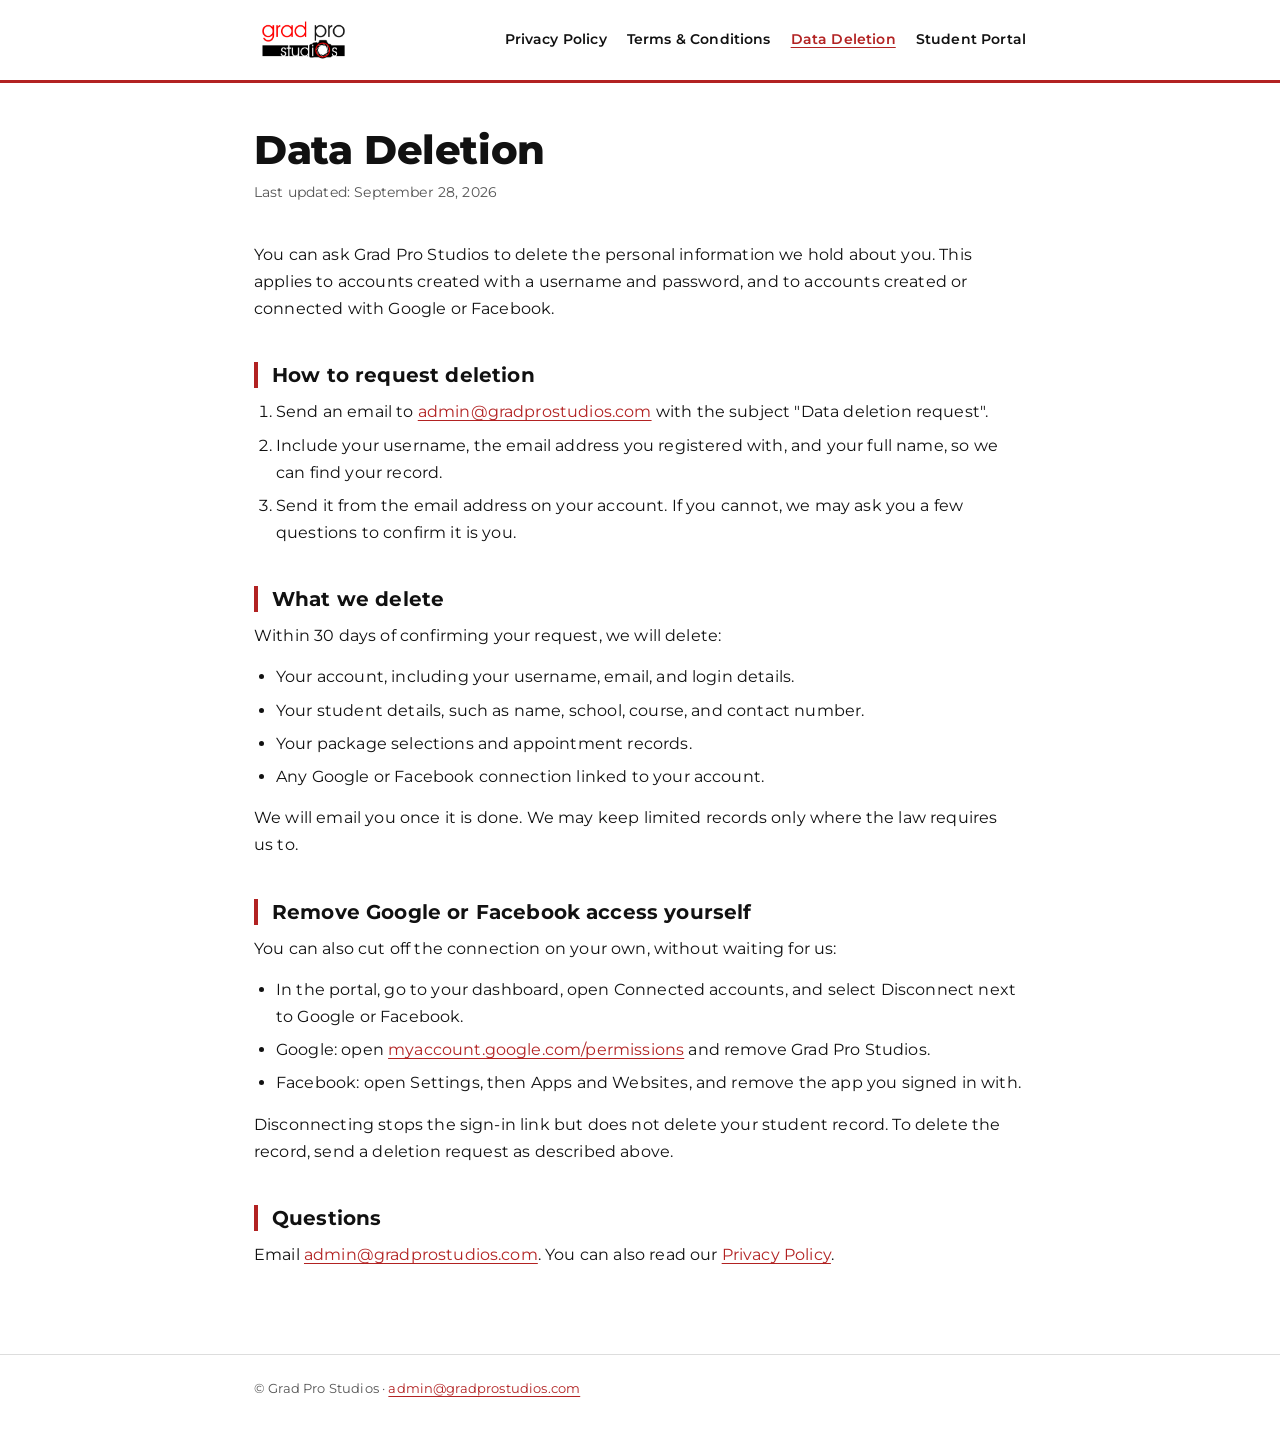
<file: data deletaion.html>
<!DOCTYPE html>
<html lang="en">
<head>
<meta charset="UTF-8">
<meta name="viewport" content="width=device-width, initial-scale=1">
<title>Data Deletion — Grad Pro Studios</title>
<meta name="description" content="Data Deletion for the Grad Pro Studios Student Portal.">
<link rel="icon" type="image/png" href="GPS.png">
<link rel="preconnect" href="https://fonts.googleapis.com"><link rel="preconnect" href="https://fonts.gstatic.com" crossorigin>
<link rel="stylesheet" href="https://fonts.googleapis.com/css2?family=Montserrat:wght@400;500;600;700;800&display=swap">
<style>
*{box-sizing:border-box}html{-webkit-text-size-adjust:100%}
body{margin:0;background:#fff;color:#111;font:16px/1.7 'Montserrat','Segoe UI',sans-serif;letter-spacing:.01em}
a{color:#B22222;text-underline-offset:3px}a:hover{color:#8a1a1a}
a:focus-visible{outline:3px solid #B22222;outline-offset:3px;border-radius:2px}
header{border-bottom:3px solid #B22222}
.bar{max-width:820px;margin:0 auto;padding:18px 24px;display:flex;align-items:center;justify-content:space-between;gap:16px;flex-wrap:wrap}
.bar img{height:44px;width:auto;display:block}
.bar nav{display:flex;gap:20px;flex-wrap:wrap;font-size:14px;font-weight:600}
.bar nav a{color:#111;text-decoration:none}.bar nav a:hover,.bar nav a[aria-current]{color:#B22222;text-decoration:underline}
main{max-width:820px;margin:0 auto;padding:44px 24px 72px}
h1{font-size:clamp(28px,5vw,40px);line-height:1.15;font-weight:800;margin:0 0 8px;letter-spacing:-.01em}
.meta{margin:0 0 36px;color:#555;font-size:14px}
h2{font-size:20px;line-height:1.3;font-weight:700;margin:40px 0 10px;padding-left:14px;border-left:4px solid #B22222}
p,li{max-width:68ch}p{margin:0 0 14px}ul,ol{margin:0 0 14px;padding-left:22px}li{margin:0 0 6px}
.note{background:#faf3f3;border-left:4px solid #B22222;padding:14px 18px;margin:0 0 14px;max-width:68ch}.note p:last-child{margin:0}
footer{border-top:1px solid #ddd}.foot{max-width:820px;margin:0 auto;padding:22px 24px 40px;font-size:13px;color:#555}
@media (max-width:560px){main{padding-top:32px}.bar nav{gap:14px}}
</style>
</head>
<body>
<header><div class="bar"><a href="/" aria-label="Grad Pro Studios home"><img src="GPS.png" alt="Grad Pro Studios"></a><nav aria-label="Legal pages"><a href="privacy.html">Privacy Policy</a><a href="terms.html">Terms &amp; Conditions</a><a href="data-deletion.html" aria-current="page">Data Deletion</a><a href="/">Student Portal</a></nav></div></header>
<main>
<h1>Data Deletion</h1>
<p class="meta">Last updated: September 28, 2026</p>
<p>You can ask Grad Pro Studios to delete the personal information we hold about you. This applies to accounts created with a username and password, and to accounts created or connected with Google or Facebook.</p>

<h2>How to request deletion</h2>
<ol>
<li>Send an email to <a href="mailto:admin@gradprostudios.com?subject=Data%20deletion%20request">admin@gradprostudios.com</a> with the subject "Data deletion request".</li>
<li>Include your username, the email address you registered with, and your full name, so we can find your record.</li>
<li>Send it from the email address on your account. If you cannot, we may ask you a few questions to confirm it is you.</li>
</ol>

<h2>What we delete</h2>
<p>Within 30 days of confirming your request, we will delete:</p>
<ul>
<li>Your account, including your username, email, and login details.</li>
<li>Your student details, such as name, school, course, and contact number.</li>
<li>Your package selections and appointment records.</li>
<li>Any Google or Facebook connection linked to your account.</li>
</ul>
<p>We will email you once it is done. We may keep limited records only where the law requires us to.</p>

<h2>Remove Google or Facebook access yourself</h2>
<p>You can also cut off the connection on your own, without waiting for us:</p>
<ul>
<li>In the portal, go to your dashboard, open Connected accounts, and select Disconnect next to Google or Facebook.</li>
<li>Google: open <a href="https://myaccount.google.com/permissions" rel="noopener">myaccount.google.com/permissions</a> and remove Grad Pro Studios.</li>
<li>Facebook: open Settings, then Apps and Websites, and remove the app you signed in with.</li>
</ul>
<p>Disconnecting stops the sign-in link but does not delete your student record. To delete the record, send a deletion request as described above.</p>

<h2>Questions</h2>
<p>Email <a href="mailto:admin@gradprostudios.com">admin@gradprostudios.com</a>. You can also read our <a href="privacy.html">Privacy Policy</a>.</p>
</main>
<footer><div class="foot">&copy; Grad Pro Studios &middot; <a href="mailto:admin@gradprostudios.com">admin@gradprostudios.com</a></div></footer>
</body>
</html>
</file>
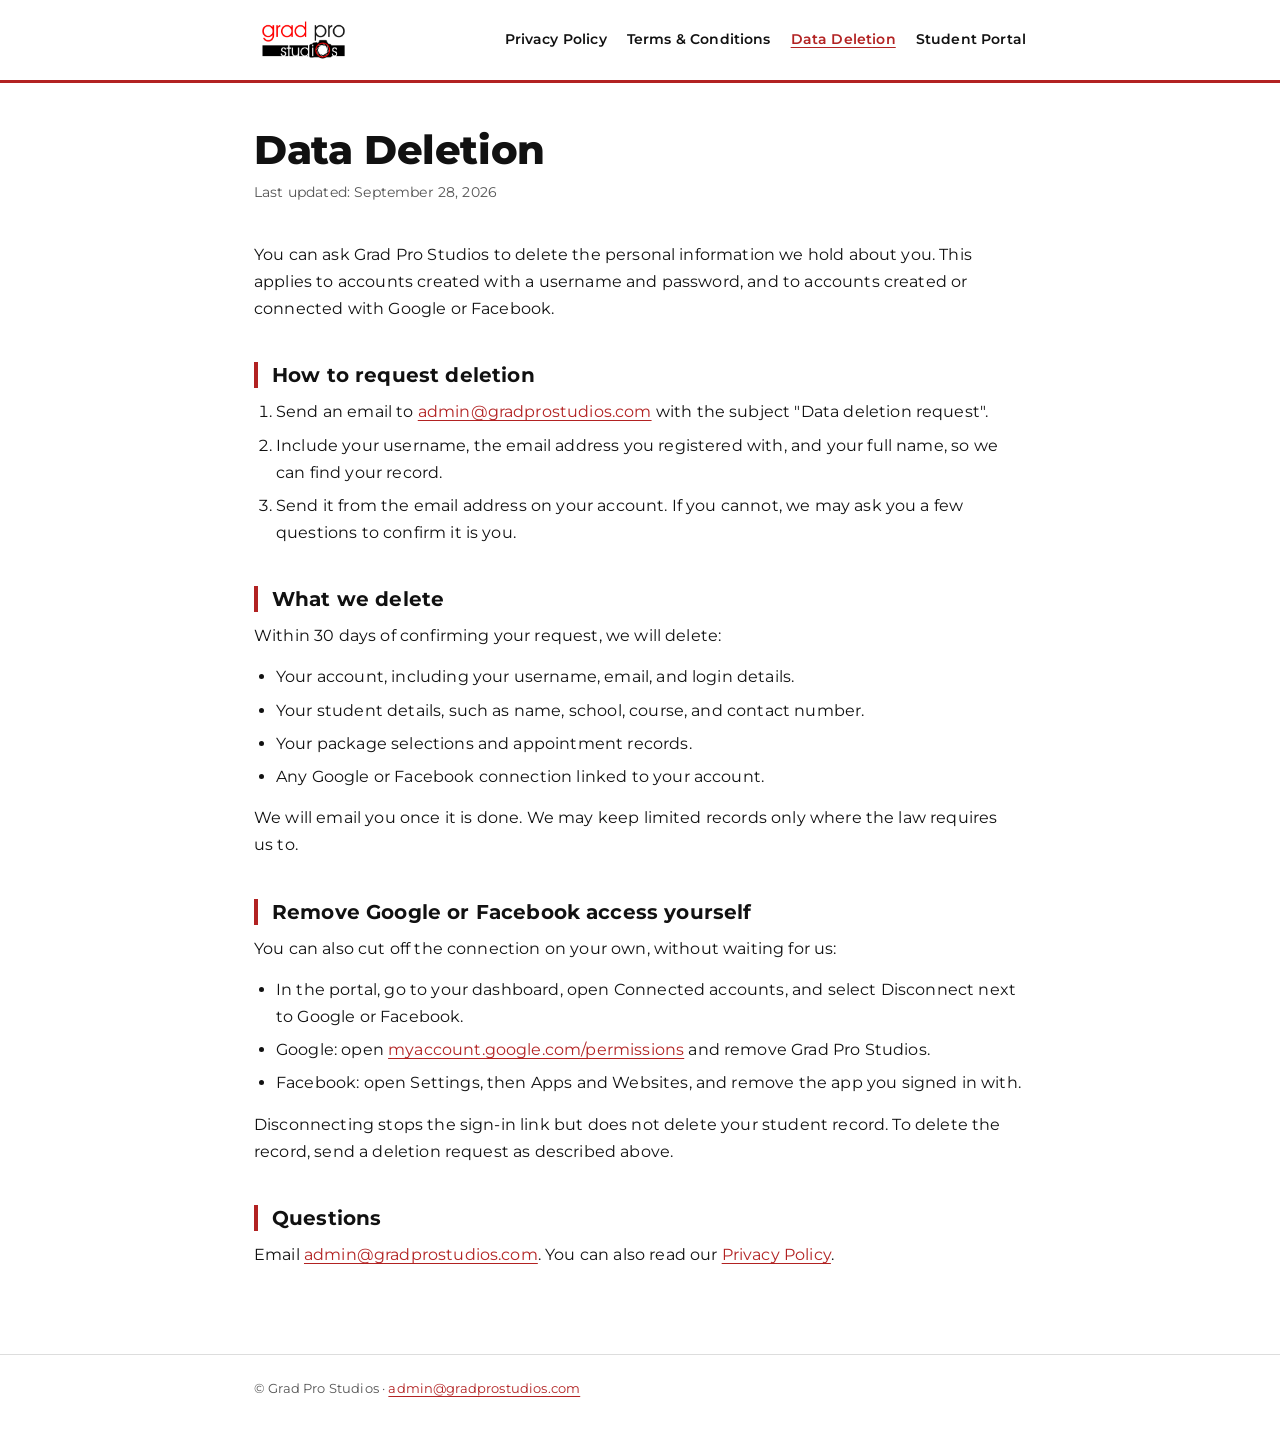
<file: data-deletaion.html>
<!DOCTYPE html>
<html lang="en">
<head>
<meta charset="UTF-8">
<meta name="viewport" content="width=device-width, initial-scale=1">
<title>Data Deletion — Grad Pro Studios</title>
<meta name="description" content="Data Deletion for the Grad Pro Studios Student Portal.">
<link rel="icon" type="image/png" href="GPS.png">
<link rel="preconnect" href="https://fonts.googleapis.com"><link rel="preconnect" href="https://fonts.gstatic.com" crossorigin>
<link rel="stylesheet" href="https://fonts.googleapis.com/css2?family=Montserrat:wght@400;500;600;700;800&display=swap">
<style>
*{box-sizing:border-box}html{-webkit-text-size-adjust:100%}
body{margin:0;background:#fff;color:#111;font:16px/1.7 'Montserrat','Segoe UI',sans-serif;letter-spacing:.01em}
a{color:#B22222;text-underline-offset:3px}a:hover{color:#8a1a1a}
a:focus-visible{outline:3px solid #B22222;outline-offset:3px;border-radius:2px}
header{border-bottom:3px solid #B22222}
.bar{max-width:820px;margin:0 auto;padding:18px 24px;display:flex;align-items:center;justify-content:space-between;gap:16px;flex-wrap:wrap}
.bar img{height:44px;width:auto;display:block}
.bar nav{display:flex;gap:20px;flex-wrap:wrap;font-size:14px;font-weight:600}
.bar nav a{color:#111;text-decoration:none}.bar nav a:hover,.bar nav a[aria-current]{color:#B22222;text-decoration:underline}
main{max-width:820px;margin:0 auto;padding:44px 24px 72px}
h1{font-size:clamp(28px,5vw,40px);line-height:1.15;font-weight:800;margin:0 0 8px;letter-spacing:-.01em}
.meta{margin:0 0 36px;color:#555;font-size:14px}
h2{font-size:20px;line-height:1.3;font-weight:700;margin:40px 0 10px;padding-left:14px;border-left:4px solid #B22222}
p,li{max-width:68ch}p{margin:0 0 14px}ul,ol{margin:0 0 14px;padding-left:22px}li{margin:0 0 6px}
.note{background:#faf3f3;border-left:4px solid #B22222;padding:14px 18px;margin:0 0 14px;max-width:68ch}.note p:last-child{margin:0}
footer{border-top:1px solid #ddd}.foot{max-width:820px;margin:0 auto;padding:22px 24px 40px;font-size:13px;color:#555}
@media (max-width:560px){main{padding-top:32px}.bar nav{gap:14px}}
</style>
</head>
<body>
<header><div class="bar"><a href="/" aria-label="Grad Pro Studios home"><img src="GPS.png" alt="Grad Pro Studios"></a><nav aria-label="Legal pages"><a href="privacy.html">Privacy Policy</a><a href="terms.html">Terms &amp; Conditions</a><a href="data-deletion.html" aria-current="page">Data Deletion</a><a href="/">Student Portal</a></nav></div></header>
<main>
<h1>Data Deletion</h1>
<p class="meta">Last updated: September 28, 2026</p>
<p>You can ask Grad Pro Studios to delete the personal information we hold about you. This applies to accounts created with a username and password, and to accounts created or connected with Google or Facebook.</p>

<h2>How to request deletion</h2>
<ol>
<li>Send an email to <a href="mailto:admin@gradprostudios.com?subject=Data%20deletion%20request">admin@gradprostudios.com</a> with the subject "Data deletion request".</li>
<li>Include your username, the email address you registered with, and your full name, so we can find your record.</li>
<li>Send it from the email address on your account. If you cannot, we may ask you a few questions to confirm it is you.</li>
</ol>

<h2>What we delete</h2>
<p>Within 30 days of confirming your request, we will delete:</p>
<ul>
<li>Your account, including your username, email, and login details.</li>
<li>Your student details, such as name, school, course, and contact number.</li>
<li>Your package selections and appointment records.</li>
<li>Any Google or Facebook connection linked to your account.</li>
</ul>
<p>We will email you once it is done. We may keep limited records only where the law requires us to.</p>

<h2>Remove Google or Facebook access yourself</h2>
<p>You can also cut off the connection on your own, without waiting for us:</p>
<ul>
<li>In the portal, go to your dashboard, open Connected accounts, and select Disconnect next to Google or Facebook.</li>
<li>Google: open <a href="https://myaccount.google.com/permissions" rel="noopener">myaccount.google.com/permissions</a> and remove Grad Pro Studios.</li>
<li>Facebook: open Settings, then Apps and Websites, and remove the app you signed in with.</li>
</ul>
<p>Disconnecting stops the sign-in link but does not delete your student record. To delete the record, send a deletion request as described above.</p>

<h2>Questions</h2>
<p>Email <a href="mailto:admin@gradprostudios.com">admin@gradprostudios.com</a>. You can also read our <a href="privacy.html">Privacy Policy</a>.</p>
</main>
<footer><div class="foot">&copy; Grad Pro Studios &middot; <a href="mailto:admin@gradprostudios.com">admin@gradprostudios.com</a></div></footer>
</body>
</html>
</file>
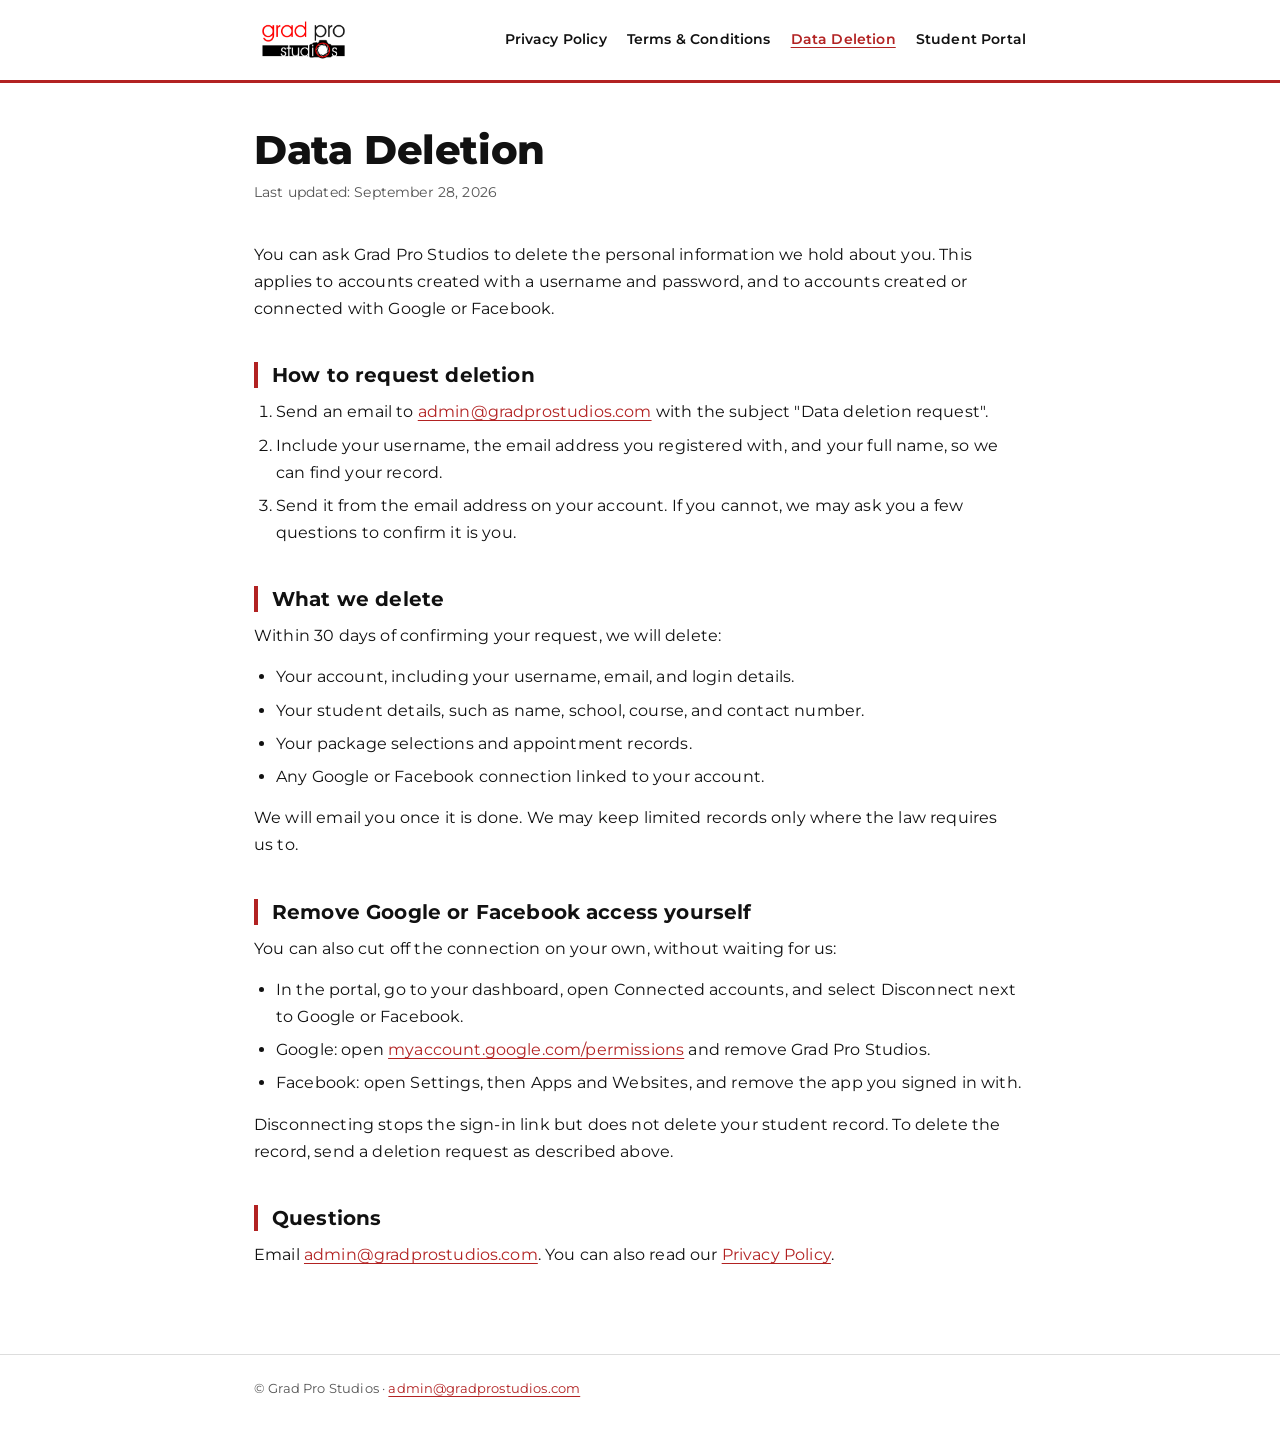
<file: data-deletion.html>
<!DOCTYPE html>
<html lang="en">
<head>
<meta charset="UTF-8">
<meta name="viewport" content="width=device-width, initial-scale=1">
<title>Data Deletion — Grad Pro Studios</title>
<meta name="description" content="Data Deletion for the Grad Pro Studios Student Portal.">
<link rel="icon" type="image/png" sizes="64x64" href="favicon-64.png">
<link rel="preconnect" href="https://fonts.googleapis.com"><link rel="preconnect" href="https://fonts.gstatic.com" crossorigin>
<link rel="stylesheet" href="https://fonts.googleapis.com/css2?family=Montserrat:wght@400;500;600;700;800&display=swap">
<style>
*{box-sizing:border-box}html{-webkit-text-size-adjust:100%}
body{margin:0;background:#fff;color:#111;font:16px/1.7 'Montserrat','Segoe UI',sans-serif;letter-spacing:.01em}
a{color:#B22222;text-underline-offset:3px}a:hover{color:#8a1a1a}
a:focus-visible{outline:3px solid #B22222;outline-offset:3px;border-radius:2px}
header{border-bottom:3px solid #B22222}
.bar{max-width:820px;margin:0 auto;padding:18px 24px;display:flex;align-items:center;justify-content:space-between;gap:16px;flex-wrap:wrap}
.bar img{height:44px;width:auto;display:block}
.bar nav{display:flex;gap:20px;flex-wrap:wrap;font-size:14px;font-weight:600}
.bar nav a{color:#111;text-decoration:none}.bar nav a:hover,.bar nav a[aria-current]{color:#B22222;text-decoration:underline}
main{max-width:820px;margin:0 auto;padding:44px 24px 72px}
h1{font-size:clamp(28px,5vw,40px);line-height:1.15;font-weight:800;margin:0 0 8px;letter-spacing:-.01em}
.meta{margin:0 0 36px;color:#555;font-size:14px}
h2{font-size:20px;line-height:1.3;font-weight:700;margin:40px 0 10px;padding-left:14px;border-left:4px solid #B22222}
p,li{max-width:68ch}p{margin:0 0 14px}ul,ol{margin:0 0 14px;padding-left:22px}li{margin:0 0 6px}
.note{background:#faf3f3;border-left:4px solid #B22222;padding:14px 18px;margin:0 0 14px;max-width:68ch}.note p:last-child{margin:0}
footer{border-top:1px solid #ddd}.foot{max-width:820px;margin:0 auto;padding:22px 24px 40px;font-size:13px;color:#555}
@media (max-width:560px){main{padding-top:32px}.bar nav{gap:14px}}
</style>
</head>
<body>
<header><div class="bar"><a href="/" aria-label="Grad Pro Studios home"><img src="GPS.png" alt="Grad Pro Studios"></a><nav aria-label="Legal pages"><a href="privacy.html">Privacy Policy</a><a href="terms.html">Terms &amp; Conditions</a><a href="data-deletion.html" aria-current="page">Data Deletion</a><a href="/">Student Portal</a></nav></div></header>
<main>
<h1>Data Deletion</h1>
<p class="meta">Last updated: September 28, 2026</p>
<p>You can ask Grad Pro Studios to delete the personal information we hold about you. This applies to accounts created with a username and password, and to accounts created or connected with Google or Facebook.</p>

<h2>How to request deletion</h2>
<ol>
<li>Send an email to <a href="mailto:admin@gradprostudios.com?subject=Data%20deletion%20request">admin@gradprostudios.com</a> with the subject "Data deletion request".</li>
<li>Include your username, the email address you registered with, and your full name, so we can find your record.</li>
<li>Send it from the email address on your account. If you cannot, we may ask you a few questions to confirm it is you.</li>
</ol>

<h2>What we delete</h2>
<p>Within 30 days of confirming your request, we will delete:</p>
<ul>
<li>Your account, including your username, email, and login details.</li>
<li>Your student details, such as name, school, course, and contact number.</li>
<li>Your package selections and appointment records.</li>
<li>Any Google or Facebook connection linked to your account.</li>
</ul>
<p>We will email you once it is done. We may keep limited records only where the law requires us to.</p>

<h2>Remove Google or Facebook access yourself</h2>
<p>You can also cut off the connection on your own, without waiting for us:</p>
<ul>
<li>In the portal, go to your dashboard, open Connected accounts, and select Disconnect next to Google or Facebook.</li>
<li>Google: open <a href="https://myaccount.google.com/permissions" rel="noopener">myaccount.google.com/permissions</a> and remove Grad Pro Studios.</li>
<li>Facebook: open Settings, then Apps and Websites, and remove the app you signed in with.</li>
</ul>
<p>Disconnecting stops the sign-in link but does not delete your student record. To delete the record, send a deletion request as described above.</p>

<h2>Questions</h2>
<p>Email <a href="mailto:admin@gradprostudios.com">admin@gradprostudios.com</a>. You can also read our <a href="privacy.html">Privacy Policy</a>.</p>
</main>
<footer><div class="foot">&copy; Grad Pro Studios &middot; <a href="mailto:admin@gradprostudios.com">admin@gradprostudios.com</a></div></footer>
</body>
</html>
</file>
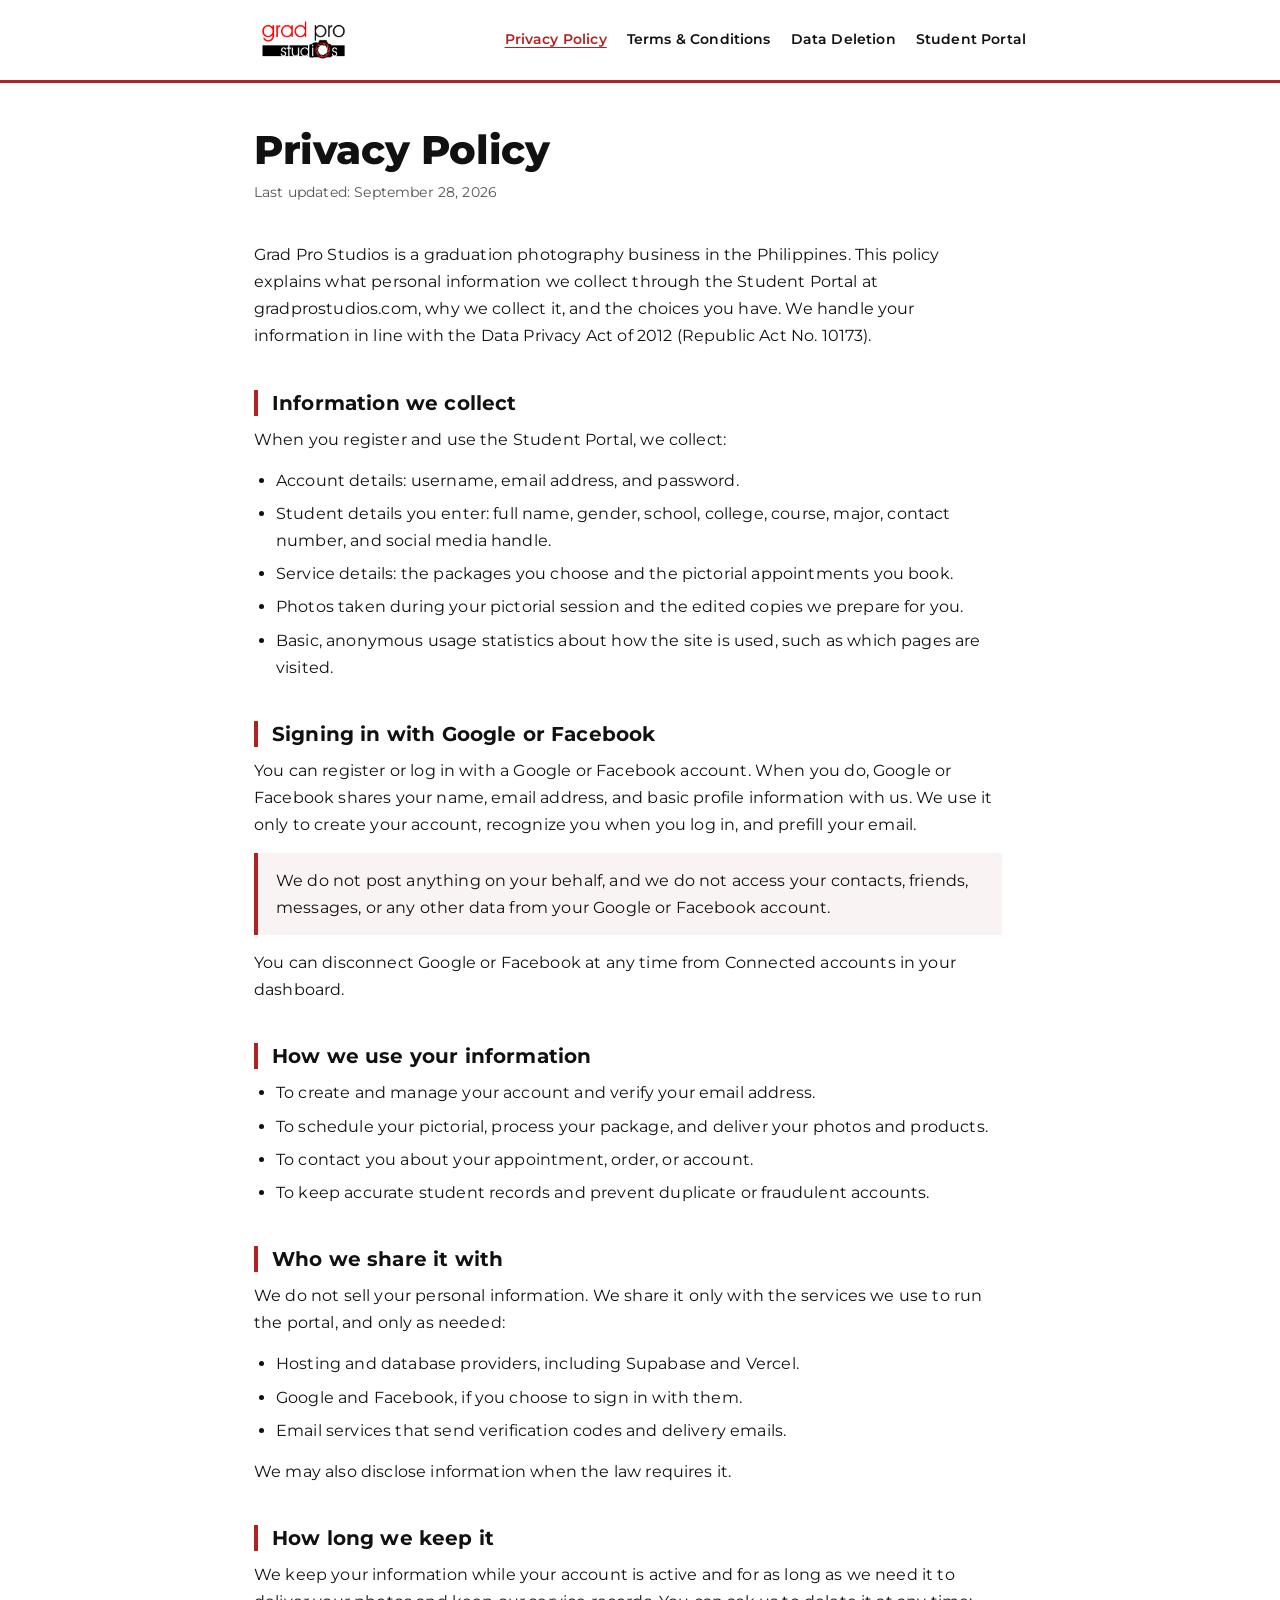
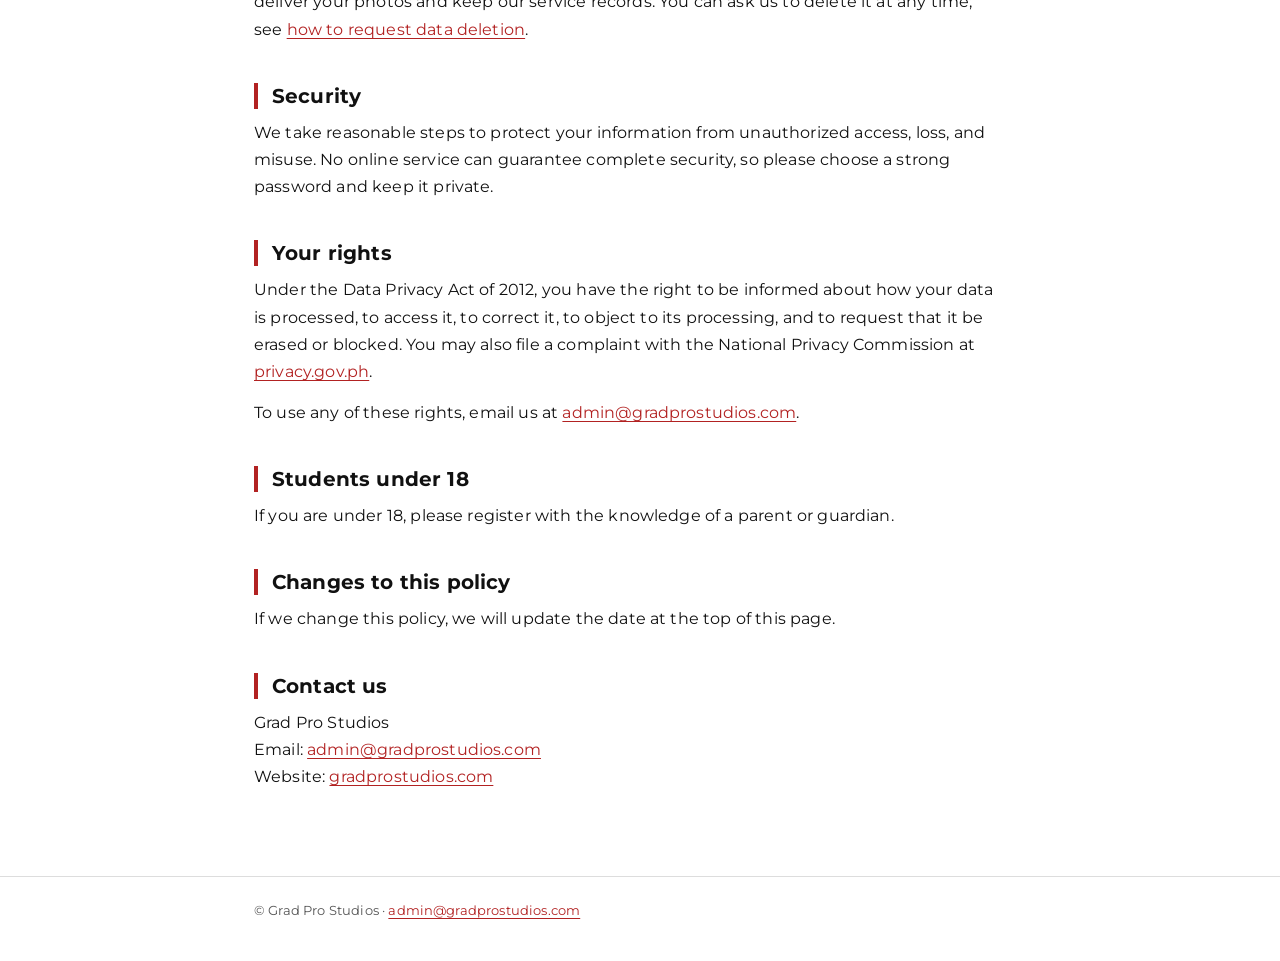
<file: privacy.html>
<!DOCTYPE html>
<html lang="en">
<head>
<meta charset="UTF-8">
<meta name="viewport" content="width=device-width, initial-scale=1">
<title>Privacy Policy — Grad Pro Studios</title>
<meta name="description" content="Privacy Policy for the Grad Pro Studios Student Portal.">
<link rel="icon" type="image/png" sizes="64x64" href="favicon-64.png">
<link rel="preconnect" href="https://fonts.googleapis.com"><link rel="preconnect" href="https://fonts.gstatic.com" crossorigin>
<link rel="stylesheet" href="https://fonts.googleapis.com/css2?family=Montserrat:wght@400;500;600;700;800&display=swap">
<style>
*{box-sizing:border-box}html{-webkit-text-size-adjust:100%}
body{margin:0;background:#fff;color:#111;font:16px/1.7 'Montserrat','Segoe UI',sans-serif;letter-spacing:.01em}
a{color:#B22222;text-underline-offset:3px}a:hover{color:#8a1a1a}
a:focus-visible{outline:3px solid #B22222;outline-offset:3px;border-radius:2px}
header{border-bottom:3px solid #B22222}
.bar{max-width:820px;margin:0 auto;padding:18px 24px;display:flex;align-items:center;justify-content:space-between;gap:16px;flex-wrap:wrap}
.bar img{height:44px;width:auto;display:block}
.bar nav{display:flex;gap:20px;flex-wrap:wrap;font-size:14px;font-weight:600}
.bar nav a{color:#111;text-decoration:none}.bar nav a:hover,.bar nav a[aria-current]{color:#B22222;text-decoration:underline}
main{max-width:820px;margin:0 auto;padding:44px 24px 72px}
h1{font-size:clamp(28px,5vw,40px);line-height:1.15;font-weight:800;margin:0 0 8px;letter-spacing:-.01em}
.meta{margin:0 0 36px;color:#555;font-size:14px}
h2{font-size:20px;line-height:1.3;font-weight:700;margin:40px 0 10px;padding-left:14px;border-left:4px solid #B22222}
p,li{max-width:68ch}p{margin:0 0 14px}ul,ol{margin:0 0 14px;padding-left:22px}li{margin:0 0 6px}
.note{background:#faf3f3;border-left:4px solid #B22222;padding:14px 18px;margin:0 0 14px;max-width:68ch}.note p:last-child{margin:0}
footer{border-top:1px solid #ddd}.foot{max-width:820px;margin:0 auto;padding:22px 24px 40px;font-size:13px;color:#555}
@media (max-width:560px){main{padding-top:32px}.bar nav{gap:14px}}
</style>
</head>
<body>
<header><div class="bar"><a href="/" aria-label="Grad Pro Studios home"><img src="GPS.png" alt="Grad Pro Studios"></a><nav aria-label="Legal pages"><a href="privacy.html" aria-current="page">Privacy Policy</a><a href="terms.html">Terms &amp; Conditions</a><a href="data-deletion.html">Data Deletion</a><a href="/">Student Portal</a></nav></div></header>
<main>
<h1>Privacy Policy</h1>
<p class="meta">Last updated: September 28, 2026</p>
<p>Grad Pro Studios is a graduation photography business in the Philippines. This policy explains what personal information we collect through the Student Portal at gradprostudios.com, why we collect it, and the choices you have. We handle your information in line with the Data Privacy Act of 2012 (Republic Act No. 10173).</p>

<h2>Information we collect</h2>
<p>When you register and use the Student Portal, we collect:</p>
<ul>
<li>Account details: username, email address, and password.</li>
<li>Student details you enter: full name, gender, school, college, course, major, contact number, and social media handle.</li>
<li>Service details: the packages you choose and the pictorial appointments you book.</li>
<li>Photos taken during your pictorial session and the edited copies we prepare for you.</li>
<li>Basic, anonymous usage statistics about how the site is used, such as which pages are visited.</li>
</ul>

<h2>Signing in with Google or Facebook</h2>
<p>You can register or log in with a Google or Facebook account. When you do, Google or Facebook shares your name, email address, and basic profile information with us. We use it only to create your account, recognize you when you log in, and prefill your email.</p>
<div class="note"><p>We do not post anything on your behalf, and we do not access your contacts, friends, messages, or any other data from your Google or Facebook account.</p></div>
<p>You can disconnect Google or Facebook at any time from Connected accounts in your dashboard.</p>

<h2>How we use your information</h2>
<ul>
<li>To create and manage your account and verify your email address.</li>
<li>To schedule your pictorial, process your package, and deliver your photos and products.</li>
<li>To contact you about your appointment, order, or account.</li>
<li>To keep accurate student records and prevent duplicate or fraudulent accounts.</li>
</ul>

<h2>Who we share it with</h2>
<p>We do not sell your personal information. We share it only with the services we use to run the portal, and only as needed:</p>
<ul>
<li>Hosting and database providers, including Supabase and Vercel.</li>
<li>Google and Facebook, if you choose to sign in with them.</li>
<li>Email services that send verification codes and delivery emails.</li>
</ul>
<p>We may also disclose information when the law requires it.</p>

<h2>How long we keep it</h2>
<p>We keep your information while your account is active and for as long as we need it to deliver your photos and keep our service records. You can ask us to delete it at any time; see <a href="data-deletion.html">how to request data deletion</a>.</p>

<h2>Security</h2>
<p>We take reasonable steps to protect your information from unauthorized access, loss, and misuse. No online service can guarantee complete security, so please choose a strong password and keep it private.</p>

<h2>Your rights</h2>
<p>Under the Data Privacy Act of 2012, you have the right to be informed about how your data is processed, to access it, to correct it, to object to its processing, and to request that it be erased or blocked. You may also file a complaint with the National Privacy Commission at <a href="https://privacy.gov.ph" rel="noopener">privacy.gov.ph</a>.</p>
<p>To use any of these rights, email us at <a href="mailto:admin@gradprostudios.com">admin@gradprostudios.com</a>.</p>

<h2>Students under 18</h2>
<p>If you are under 18, please register with the knowledge of a parent or guardian.</p>

<h2>Changes to this policy</h2>
<p>If we change this policy, we will update the date at the top of this page.</p>

<h2>Contact us</h2>
<p>Grad Pro Studios<br>Email: <a href="mailto:admin@gradprostudios.com">admin@gradprostudios.com</a><br>Website: <a href="https://gradprostudios.com">gradprostudios.com</a></p>
</main>
<footer><div class="foot">&copy; Grad Pro Studios &middot; <a href="mailto:admin@gradprostudios.com">admin@gradprostudios.com</a></div></footer>
</body>
</html>
</file>
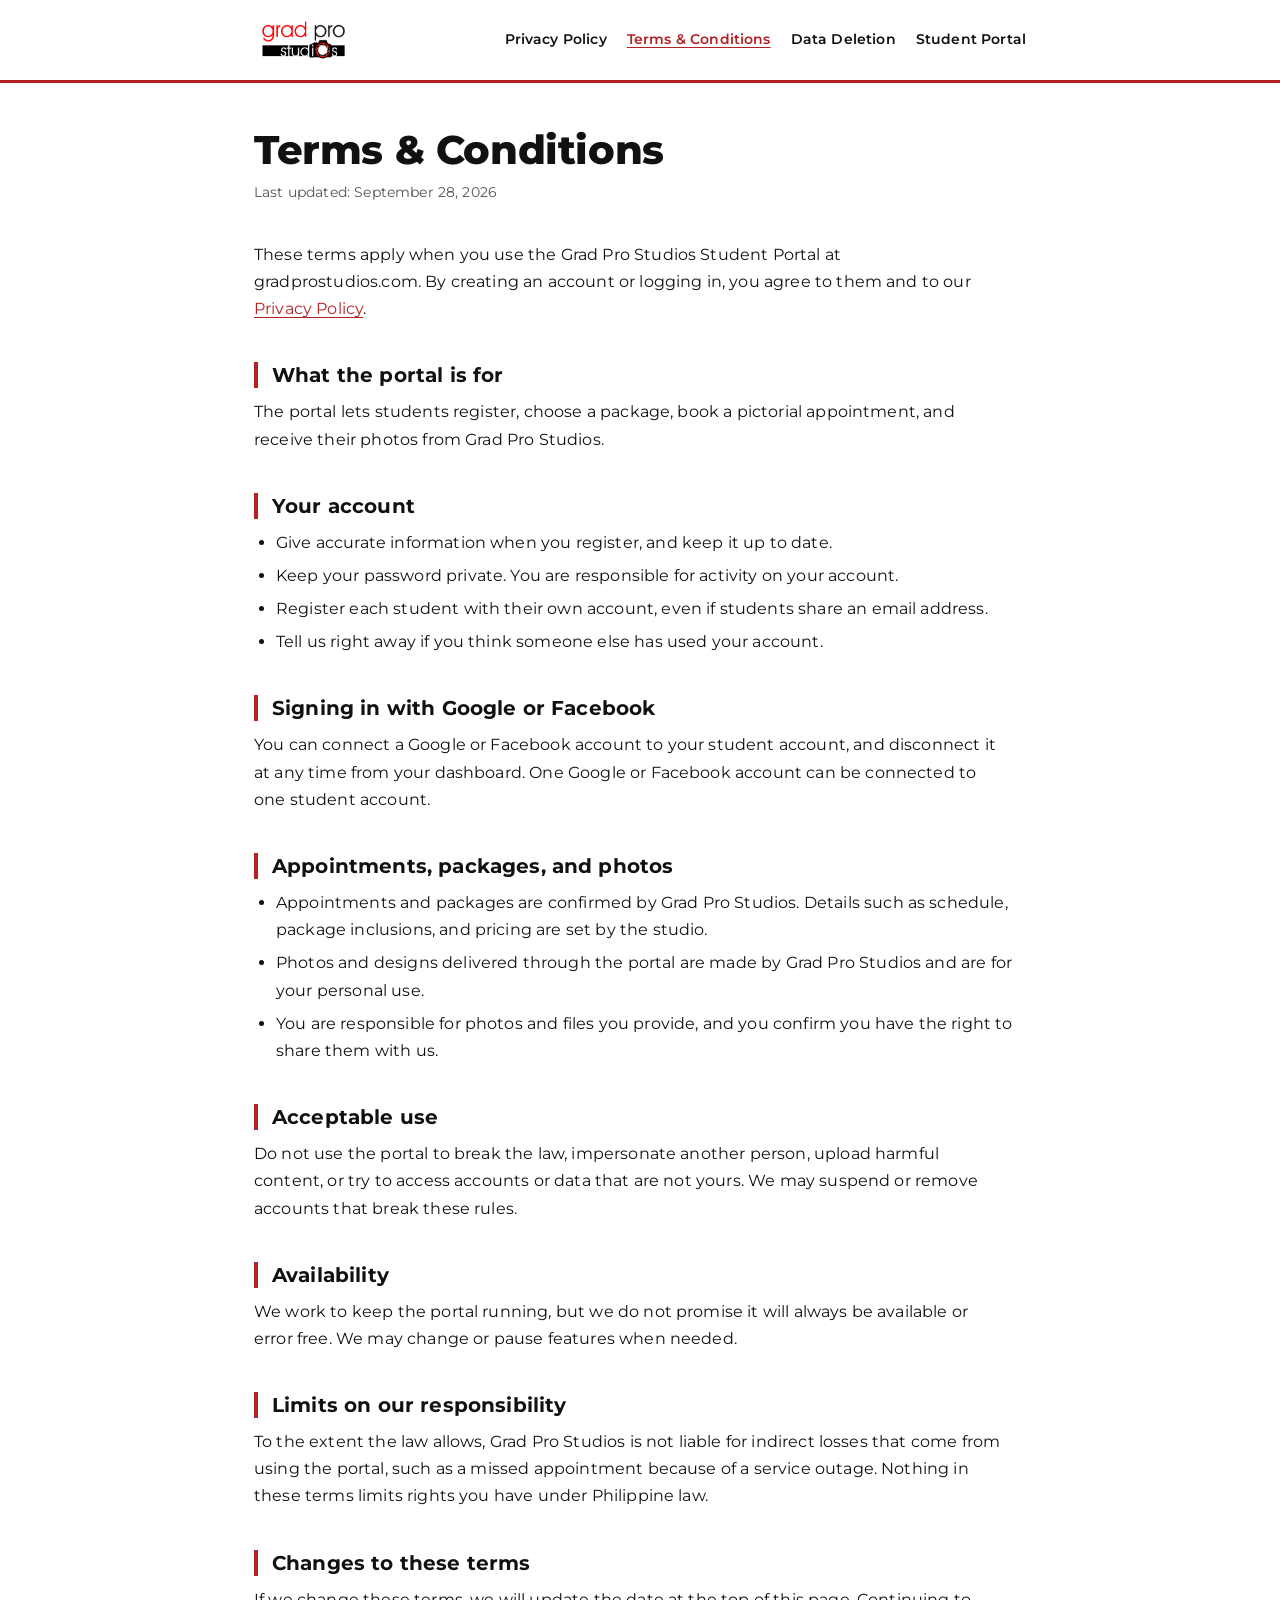
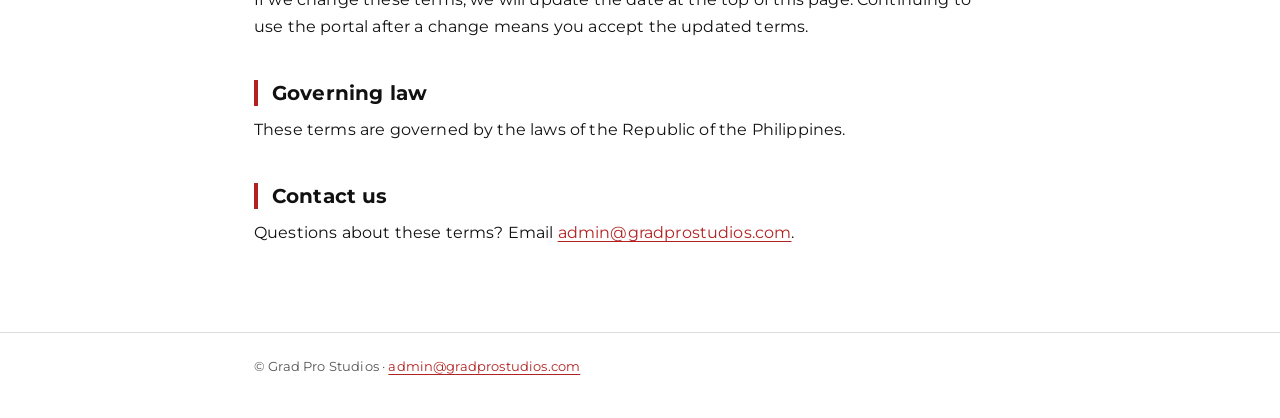
<file: terms.html>
<!DOCTYPE html>
<html lang="en">
<head>
<meta charset="UTF-8">
<meta name="viewport" content="width=device-width, initial-scale=1">
<title>Terms &amp; Conditions — Grad Pro Studios</title>
<meta name="description" content="Terms &amp; Conditions for the Grad Pro Studios Student Portal.">
<link rel="icon" type="image/png" sizes="64x64" href="favicon-64.png">
<link rel="preconnect" href="https://fonts.googleapis.com"><link rel="preconnect" href="https://fonts.gstatic.com" crossorigin>
<link rel="stylesheet" href="https://fonts.googleapis.com/css2?family=Montserrat:wght@400;500;600;700;800&display=swap">
<style>
*{box-sizing:border-box}html{-webkit-text-size-adjust:100%}
body{margin:0;background:#fff;color:#111;font:16px/1.7 'Montserrat','Segoe UI',sans-serif;letter-spacing:.01em}
a{color:#B22222;text-underline-offset:3px}a:hover{color:#8a1a1a}
a:focus-visible{outline:3px solid #B22222;outline-offset:3px;border-radius:2px}
header{border-bottom:3px solid #B22222}
.bar{max-width:820px;margin:0 auto;padding:18px 24px;display:flex;align-items:center;justify-content:space-between;gap:16px;flex-wrap:wrap}
.bar img{height:44px;width:auto;display:block}
.bar nav{display:flex;gap:20px;flex-wrap:wrap;font-size:14px;font-weight:600}
.bar nav a{color:#111;text-decoration:none}.bar nav a:hover,.bar nav a[aria-current]{color:#B22222;text-decoration:underline}
main{max-width:820px;margin:0 auto;padding:44px 24px 72px}
h1{font-size:clamp(28px,5vw,40px);line-height:1.15;font-weight:800;margin:0 0 8px;letter-spacing:-.01em}
.meta{margin:0 0 36px;color:#555;font-size:14px}
h2{font-size:20px;line-height:1.3;font-weight:700;margin:40px 0 10px;padding-left:14px;border-left:4px solid #B22222}
p,li{max-width:68ch}p{margin:0 0 14px}ul,ol{margin:0 0 14px;padding-left:22px}li{margin:0 0 6px}
.note{background:#faf3f3;border-left:4px solid #B22222;padding:14px 18px;margin:0 0 14px;max-width:68ch}.note p:last-child{margin:0}
footer{border-top:1px solid #ddd}.foot{max-width:820px;margin:0 auto;padding:22px 24px 40px;font-size:13px;color:#555}
@media (max-width:560px){main{padding-top:32px}.bar nav{gap:14px}}
</style>
</head>
<body>
<header><div class="bar"><a href="/" aria-label="Grad Pro Studios home"><img src="GPS.png" alt="Grad Pro Studios"></a><nav aria-label="Legal pages"><a href="privacy.html">Privacy Policy</a><a href="terms.html" aria-current="page">Terms &amp; Conditions</a><a href="data-deletion.html">Data Deletion</a><a href="/">Student Portal</a></nav></div></header>
<main>
<h1>Terms &amp; Conditions</h1>
<p class="meta">Last updated: September 28, 2026</p>
<p>These terms apply when you use the Grad Pro Studios Student Portal at gradprostudios.com. By creating an account or logging in, you agree to them and to our <a href="privacy.html">Privacy Policy</a>.</p>

<h2>What the portal is for</h2>
<p>The portal lets students register, choose a package, book a pictorial appointment, and receive their photos from Grad Pro Studios.</p>

<h2>Your account</h2>
<ul>
<li>Give accurate information when you register, and keep it up to date.</li>
<li>Keep your password private. You are responsible for activity on your account.</li>
<li>Register each student with their own account, even if students share an email address.</li>
<li>Tell us right away if you think someone else has used your account.</li>
</ul>

<h2>Signing in with Google or Facebook</h2>
<p>You can connect a Google or Facebook account to your student account, and disconnect it at any time from your dashboard. One Google or Facebook account can be connected to one student account.</p>

<h2>Appointments, packages, and photos</h2>
<ul>
<li>Appointments and packages are confirmed by Grad Pro Studios. Details such as schedule, package inclusions, and pricing are set by the studio.</li>
<li>Photos and designs delivered through the portal are made by Grad Pro Studios and are for your personal use.</li>
<li>You are responsible for photos and files you provide, and you confirm you have the right to share them with us.</li>
</ul>

<h2>Acceptable use</h2>
<p>Do not use the portal to break the law, impersonate another person, upload harmful content, or try to access accounts or data that are not yours. We may suspend or remove accounts that break these rules.</p>

<h2>Availability</h2>
<p>We work to keep the portal running, but we do not promise it will always be available or error free. We may change or pause features when needed.</p>

<h2>Limits on our responsibility</h2>
<p>To the extent the law allows, Grad Pro Studios is not liable for indirect losses that come from using the portal, such as a missed appointment because of a service outage. Nothing in these terms limits rights you have under Philippine law.</p>

<h2>Changes to these terms</h2>
<p>If we change these terms, we will update the date at the top of this page. Continuing to use the portal after a change means you accept the updated terms.</p>

<h2>Governing law</h2>
<p>These terms are governed by the laws of the Republic of the Philippines.</p>

<h2>Contact us</h2>
<p>Questions about these terms? Email <a href="mailto:admin@gradprostudios.com">admin@gradprostudios.com</a>.</p>
</main>
<footer><div class="foot">&copy; Grad Pro Studios &middot; <a href="mailto:admin@gradprostudios.com">admin@gradprostudios.com</a></div></footer>
</body>
</html>
</file>
